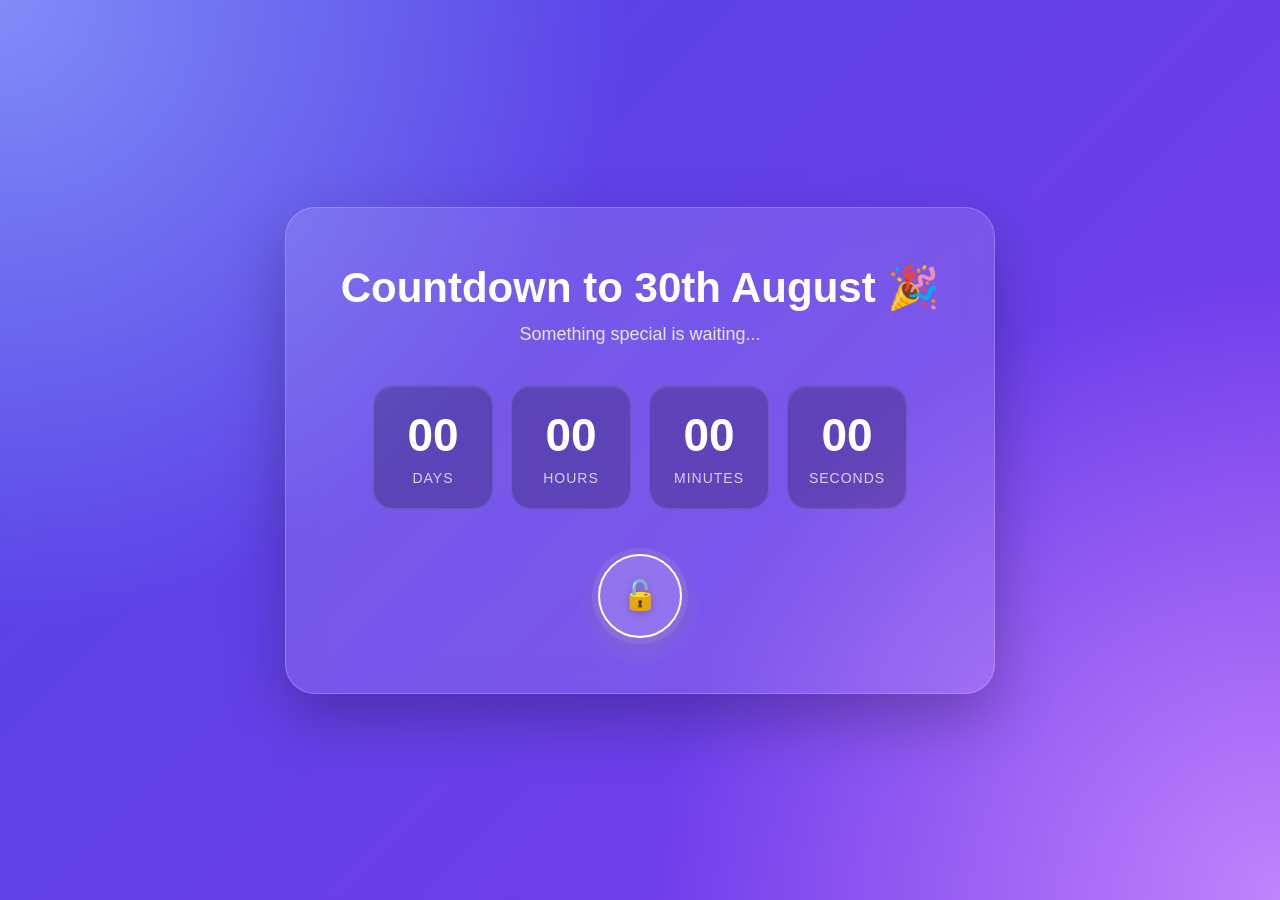
<file: index.html>
<!DOCTYPE html>
<html lang="en">

<head>
    <meta charset="UTF-8">
    <meta name="viewport" content="width=device-width, initial-scale=1.0">

    <title>30th August Countdown</title>

    <link rel="stylesheet" href="style.css">
</head>

<body>

    <div class="container">

        <h1>Countdown to 30th August 🎉</h1>

        <p class="subtitle">
            Something special is waiting...
        </p>

        <div class="countdown">

            <div class="box">
                <span id="days">00</span>
                <p>Days</p>
            </div>

            <div class="box">
                <span id="hours">00</span>
                <p>Hours</p>
            </div>

            <div class="box">
                <span id="minutes">00</span>
                <p>Minutes</p>
            </div>

            <div class="box">
                <span id="seconds">00</span>
                <p>Seconds</p>
            </div>

        </div>


        <!-- Proceed button area -->

        <div class="button-wrapper">

            <button
                id="proceedButton"
                onclick="proceed()"
                disabled>

                <span class="button-icon">→</span>

                <span>Proceed</span>

            </button>


            <!-- Hover message -->

            <div id="hoverMessage" class="tooltip">

                <span class="tooltip-icon">🔒</span>

                <span>
                    It isn't 30th August yet!
                </span>

            </div>

        </div>

    </div>


    <script src="script.js"></script>

</body>

</html>
</file>
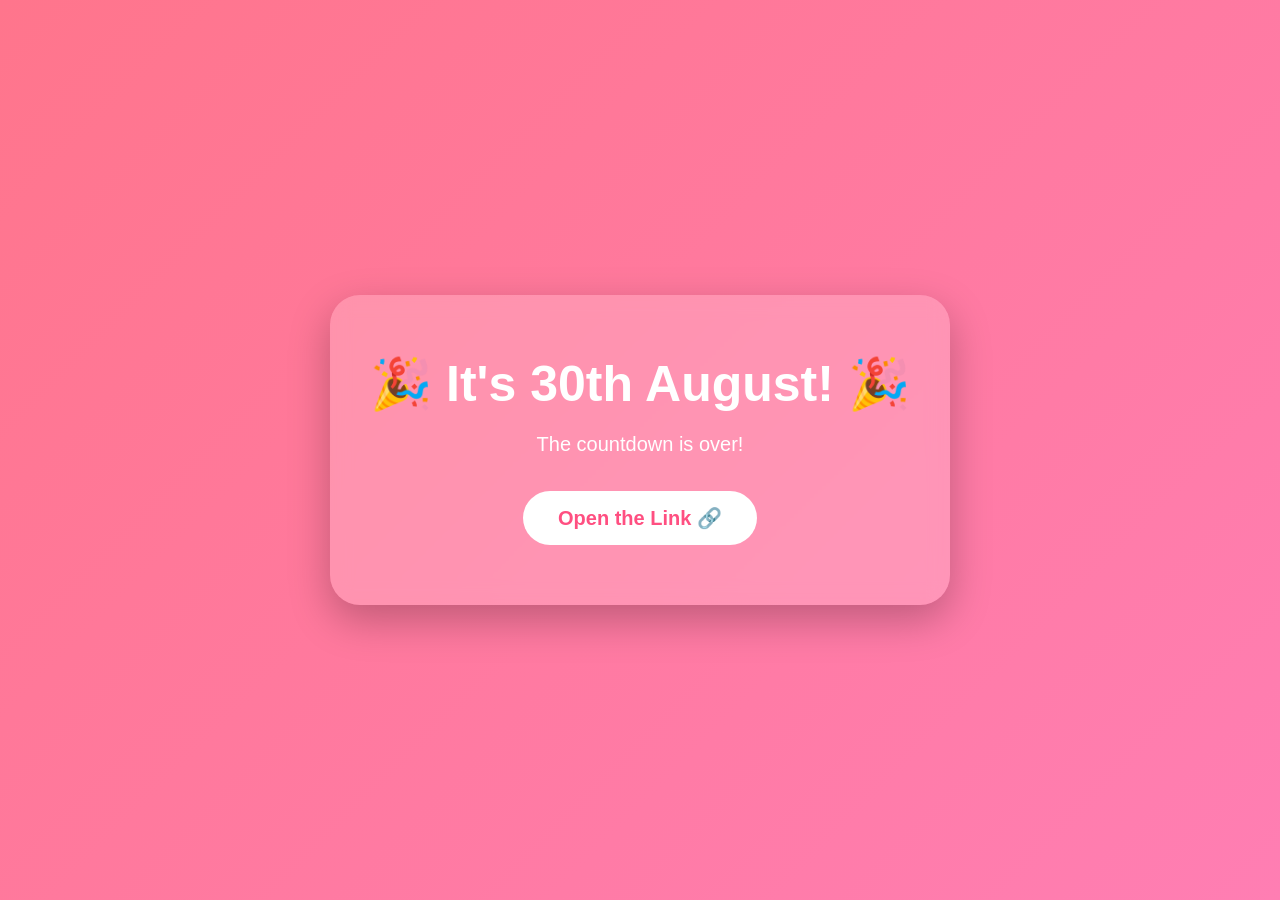
<file: celebration.html>
<!DOCTYPE html>
<html lang="en">

<head>

    <meta charset="UTF-8">

    <meta name="viewport"
          content="width=device-width, initial-scale=1.0">

    <title>It's 30th August! 🎉</title>

    <style>

        * {
            margin: 0;
            padding: 0;
            box-sizing: border-box;
        }

        body {
            min-height: 100vh;

            display: flex;
            justify-content: center;
            align-items: center;

            font-family: Arial, sans-serif;

            background: linear-gradient(
                135deg,
                #ff758c,
                #ff7eb3
            );

            color: white;
        }

        .card {
            text-align: center;

            padding: 60px 40px;

            border-radius: 30px;

            background: rgba(255, 255, 255, 0.2);

            backdrop-filter: blur(10px);

            box-shadow:
                0 15px 40px rgba(0, 0, 0, 0.25);
        }

        h1 {
            font-size: 50px;

            margin-bottom: 20px;
        }

        p {
            font-size: 20px;

            margin-bottom: 35px;
        }

        .link-button {
            display: inline-block;

            padding: 15px 35px;

            border-radius: 50px;

            background: white;

            color: #ff4f81;

            text-decoration: none;

            font-size: 20px;

            font-weight: bold;

            transition: 0.3s;
        }

        .link-button:hover {
            transform: scale(1.08);

            box-shadow:
                0 8px 20px rgba(0, 0, 0, 0.2);
        }

    </style>

</head>

<body>

    <div class="card">

        <h1>🎉 It's 30th August! 🎉</h1>

        <p>
            The countdown is over!
        </p>

        <!-- Birthday Website Link -->
        <a
            href="https://nitilikesbrownie.github.io/Birthday/"
            class="link-button">
            Open the Link 🔗
        </a>

    </div>

</body>

</html>
</file>
<file: style.css>
* {
    margin: 0;
    padding: 0;
    box-sizing: border-box;
}

body {
    font-family: Arial, sans-serif;
    min-height: 100vh;
    display: flex;
    justify-content: center;
    align-items: center;

    background:
        radial-gradient(
            circle at top left,
            #818cf8,
            transparent 40%
        ),
        radial-gradient(
            circle at bottom right,
            #c084fc,
            transparent 40%
        ),
        linear-gradient(
            135deg,
            #4f46e5,
            #7c3aed
        );

    color: white;
}


/* Main card */

.container {
    text-align: center;

    padding: 55px;

    border-radius: 30px;

    background: rgba(255, 255, 255, 0.12);

    border: 1px solid rgba(255, 255, 255, 0.2);

    backdrop-filter: blur(15px);

    box-shadow:
        0 25px 60px rgba(0, 0, 0, 0.25);
}


h1 {
    font-size: 42px;
    margin-bottom: 12px;
}


.subtitle {
    font-size: 18px;
    opacity: 0.85;
    margin-bottom: 40px;
}


/* Countdown */

.countdown {
    display: flex;
    justify-content: center;
    gap: 18px;
}


.box {
    width: 120px;

    padding: 22px 10px;

    border-radius: 20px;

    background: rgba(0, 0, 0, 0.22);

    border: 1px solid rgba(255, 255, 255, 0.1);

    box-shadow:
        inset 0 1px 1px rgba(255, 255, 255, 0.1);
}


.box span {
    display: block;

    font-size: 46px;
    font-weight: 700;
}


.box p {
    margin-top: 8px;

    font-size: 14px;

    opacity: 0.75;

    text-transform: uppercase;

    letter-spacing: 1px;
}


/* Button wrapper */

.button-wrapper {
    position: relative;

    display: inline-block;

    margin-top: 45px;
}


/* Circular lock button */

#proceedButton {
    position: relative;

    width: 84px;
    height: 84px;

    min-width: 84px;

    padding: 0;

    display: flex;
    align-items: center;
    justify-content: center;

    border: 2px solid rgba(255, 255, 255, 0.35);

    border-radius: 50%;

    background: rgba(255, 255, 255, 0.12);

    color: rgba(255, 255, 255, 0.7);

    font-size: 0;

    cursor: not-allowed;

    box-shadow:
        0 8px 25px rgba(0, 0, 0, 0.18);

    transition:
        transform 0.3s ease,
        box-shadow 0.3s ease,
        background 0.3s ease,
        border-color 0.3s ease,
        color 0.3s ease;
}


/* Lock icon */

.button-icon {
    display: flex;
    align-items: center;
    justify-content: center;

    width: 100%;
    height: 100%;

    font-size: 0;

    line-height: 1;

    transition:
        transform 0.3s ease;
}


/* Locked icon */

.button-icon::before {
    content: "🔒";

    font-size: 27px;

    filter: drop-shadow(
        0 2px 4px rgba(0, 0, 0, 0.2)
    );
}


/* Tooltip */

.tooltip {
    position: absolute;

    left: 50%;

    bottom: calc(100% + 14px);

    transform:
        translateX(-50%)
        translateY(8px);

    width: max-content;

    max-width: 260px;

    padding: 12px 18px;

    border-radius: 12px;

    background: rgba(20, 20, 35, 0.95);

    border: 1px solid rgba(255, 255, 255, 0.15);

    color: white;

    font-size: 14px;

    box-shadow:
        0 10px 30px rgba(0, 0, 0, 0.3);

    opacity: 0;

    visibility: hidden;

    transition:
        opacity 0.25s ease,
        transform 0.25s ease;

    pointer-events: none;

    z-index: 10;
}


/* Small arrow under tooltip */

.tooltip::after {
    content: "";

    position: absolute;

    left: 50%;

    bottom: -7px;

    width: 13px;
    height: 13px;

    background: rgba(20, 20, 35, 0.95);

    border-right: 1px solid rgba(255, 255, 255, 0.15);

    border-bottom: 1px solid rgba(255, 255, 255, 0.15);

    transform:
        translateX(-50%)
        rotate(45deg);
}


/* Show tooltip when hovering */

.button-wrapper:hover .tooltip {
    opacity: 1;

    visibility: visible;

    transform:
        translateX(-50%)
        translateY(0);
}


/* Lock icon inside tooltip */

.tooltip-icon {
    margin-right: 6px;
}


/* =========================================
   ACTIVE / UNLOCKED BUTTON
   ========================================= */

#proceedButton.active {
    width: 84px;
    height: 84px;

    min-width: 84px;

    padding: 0;

    border-radius: 50%;

    background: rgba(255, 255, 255, 0.18);

    color: white;

    border: 2px solid white;

    cursor: pointer;

    box-shadow:
        0 0 0 6px rgba(255, 255, 255, 0.08),
        0 10px 30px rgba(255, 255, 255, 0.22),
        0 8px 25px rgba(0, 0, 0, 0.2);
}


/* Change lock to unlocked lock */

#proceedButton.active .button-icon::before {
    content: "🔓";

    font-size: 29px;
}


/* Active hover */

#proceedButton.active:hover {
    transform: scale(1.08);

    box-shadow:
        0 0 0 10px rgba(255, 255, 255, 0.1),
        0 15px 35px rgba(255, 255, 255, 0.28),
        0 10px 30px rgba(0, 0, 0, 0.25);
}


/* Icon movement */

#proceedButton.active:hover .button-icon {
    transform: scale(1.1);
}


/* Hide tooltip after unlocking */

.button-wrapper.active .tooltip {
    display: none;
}


/* =========================================
   Mobile
   ========================================= */

@media (max-width: 600px) {

    .container {
        width: 90%;
        padding: 35px 15px;
    }

    h1 {
        font-size: 28px;
    }

    .subtitle {
        font-size: 15px;
    }

    .countdown {
        gap: 7px;
    }

    .box {
        width: 70px;
        padding: 15px 5px;
    }

    .box span {
        font-size: 27px;
    }

    .box p {
        font-size: 10px;
    }

    #proceedButton,
    #proceedButton.active {
        width: 72px;
        height: 72px;
        min-width: 72px;
    }

    .button-icon::before {
        font-size: 24px;
    }

    #proceedButton.active .button-icon::before {
        font-size: 26px;
    }
}
</file>
